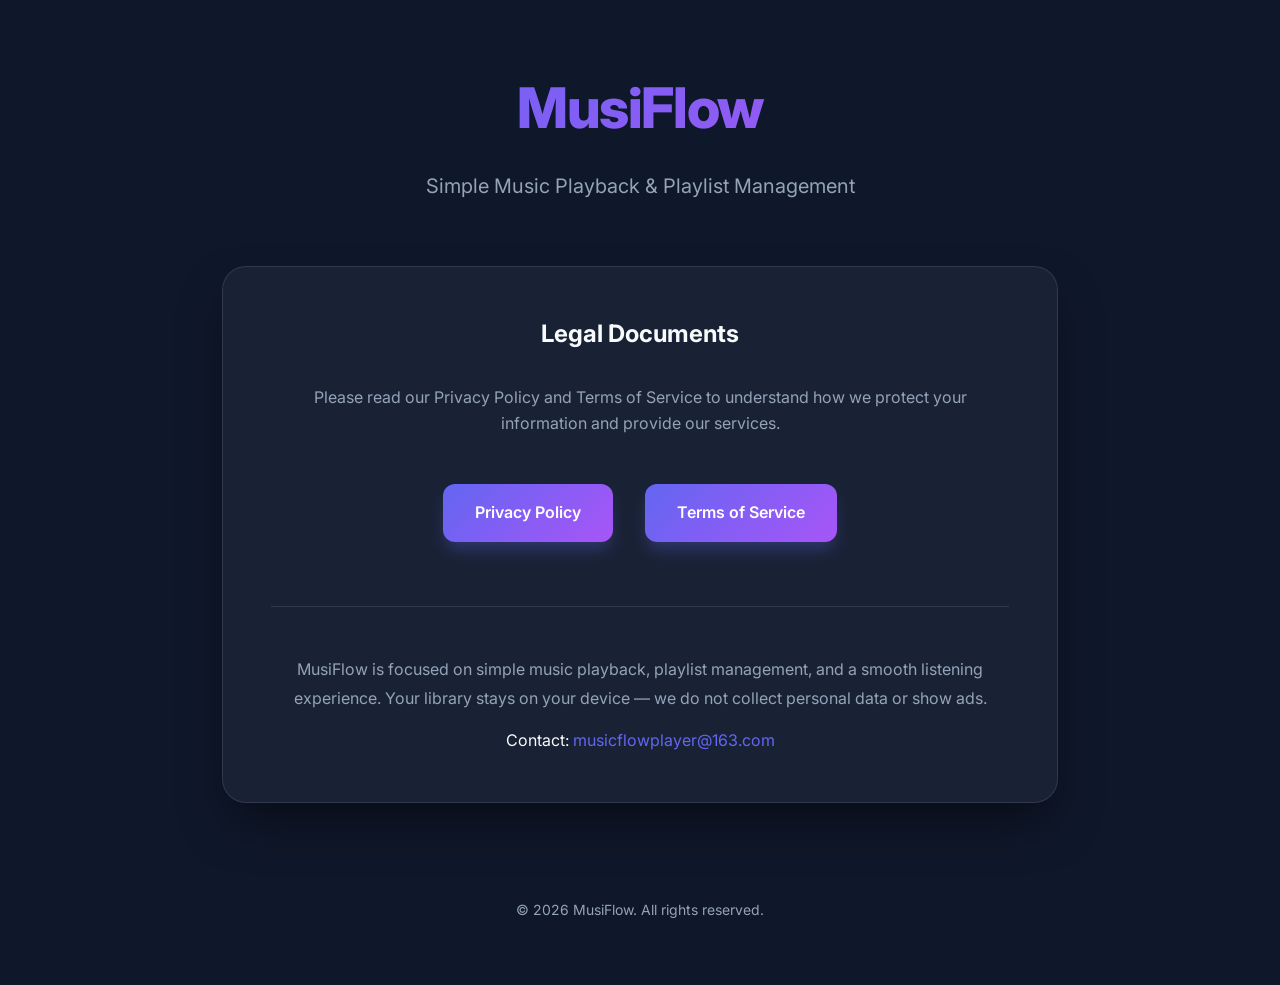
<file: index.html>
<!DOCTYPE html>
<html lang="en">

<head>
    <meta charset="UTF-8">
    <meta name="viewport" content="width=device-width, initial-scale=1.0">
    <title>MusiFlow - Legal Documents</title>
    <meta name="description" content="Privacy Policy and Terms of Service for the MusiFlow app.">
    <link rel="stylesheet" href="style.css">
    <link rel="preconnect" href="https://fonts.googleapis.com">
    <link rel="preconnect" href="https://fonts.gstatic.com" crossorigin>
    <link href="https://fonts.googleapis.com/css2?family=Inter:wght@400;600;800&display=swap" rel="stylesheet">
</head>

<body>
    <div class="container">
        <header>
            <h1>MusiFlow</h1>
            <p class="subtitle">Simple Music Playback & Playlist Management</p>
        </header>

        <main class="content-card">
            <div style="text-align: center;">
                <h2 style="margin-bottom: 2rem;">Legal Documents</h2>

                <p style="margin-bottom: 3rem; color: var(--text-secondary);">Please read our Privacy Policy and Terms
                    of Service to understand how we protect your information and provide our services.</p>

                <div class="nav-links">
                    <a href="privacy.html" class="btn btn-primary">Privacy Policy</a>
                    <a href="terms.html" class="btn btn-primary">Terms of Service</a>
                </div>

                <div style="margin-top: 4rem; padding-top: 3rem; border-top: 1px solid var(--glass-border);">
                    <p style="margin-bottom: 1rem; color: var(--text-secondary); line-height: 1.8;">
                        MusiFlow is focused on simple music playback, playlist management, and a smooth listening
                        experience. Your library stays on your device — we do not collect personal data or show ads.
                    </p>
                    <p style="color: var(--text-primary);">
                        Contact: <a href="mailto:musicflowplayer@163.com" style="color: var(--primary-color); text-decoration: none;">musicflowplayer@163.com</a>
                    </p>
                </div>
            </div>
        </main>

        <footer>
            <p>&copy; 2026 MusiFlow. All rights reserved.</p>
        </footer>
    </div>
</body>

</html>
</file>
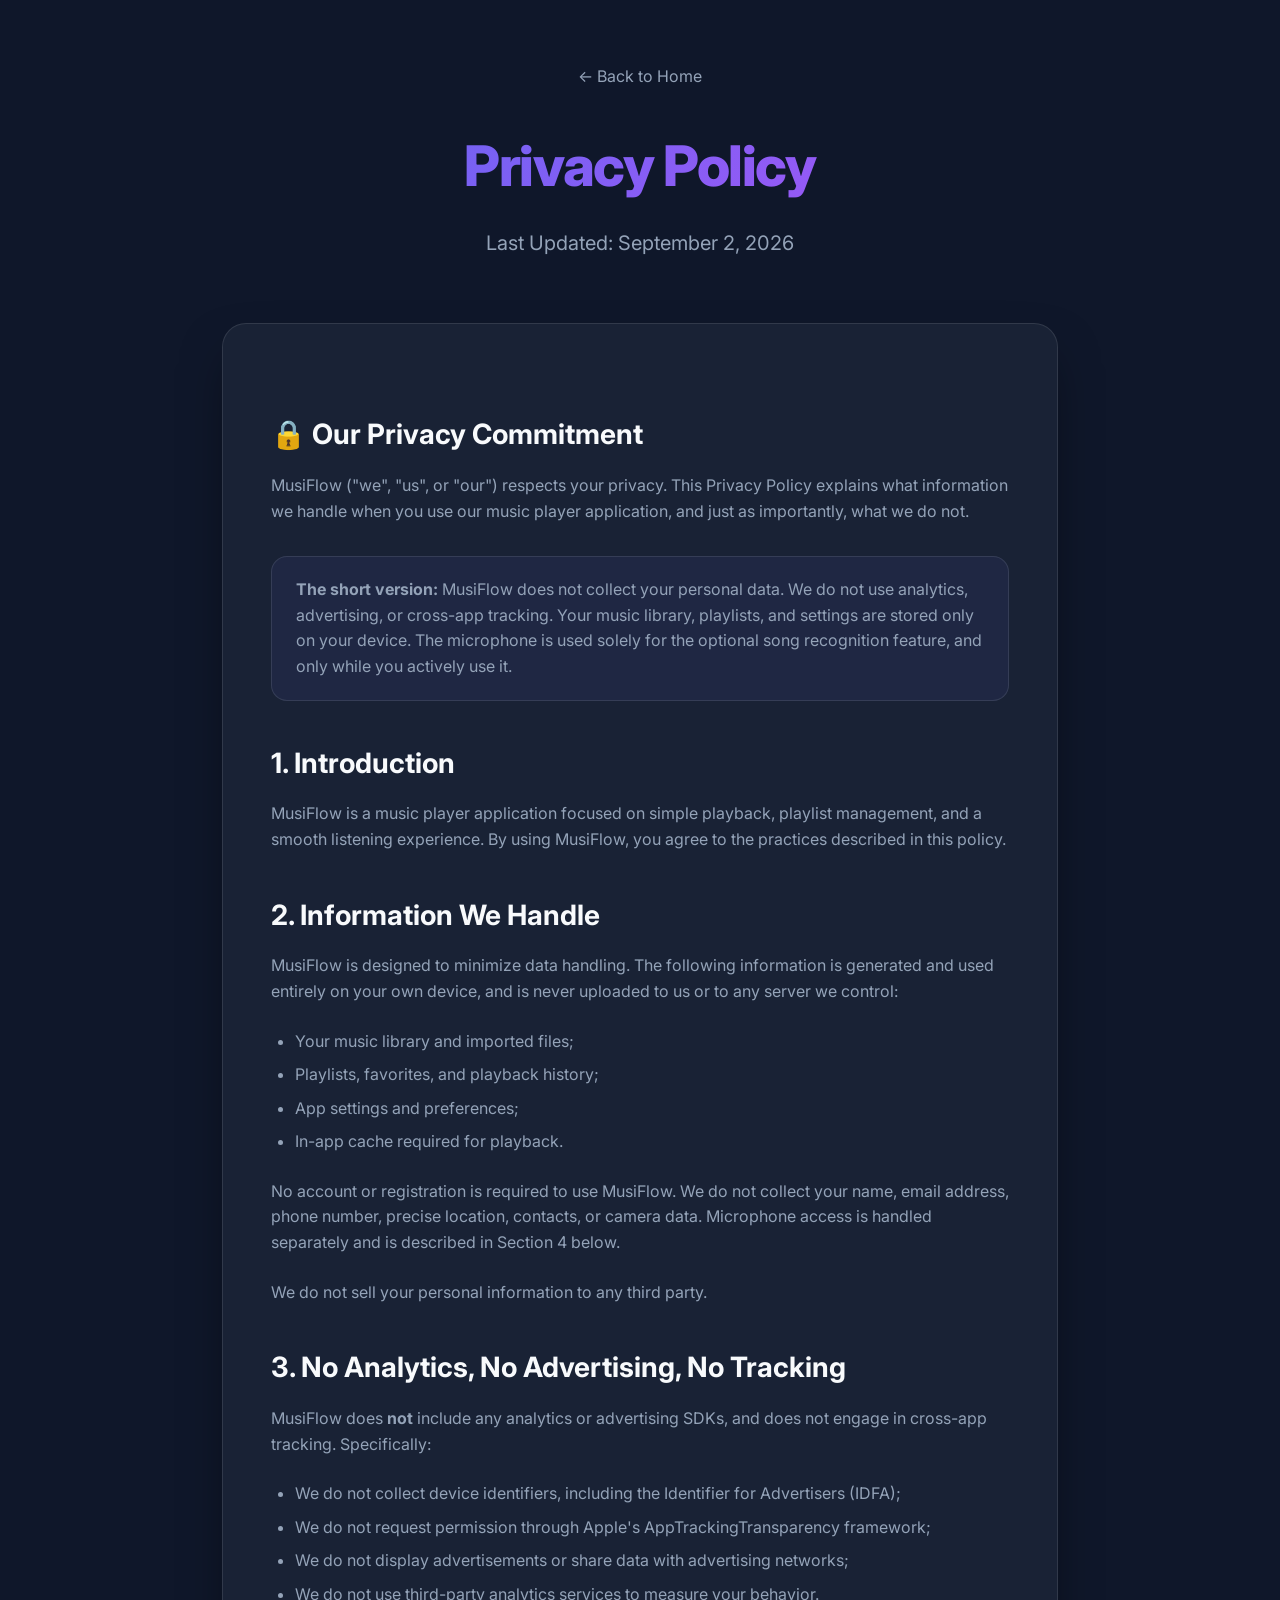
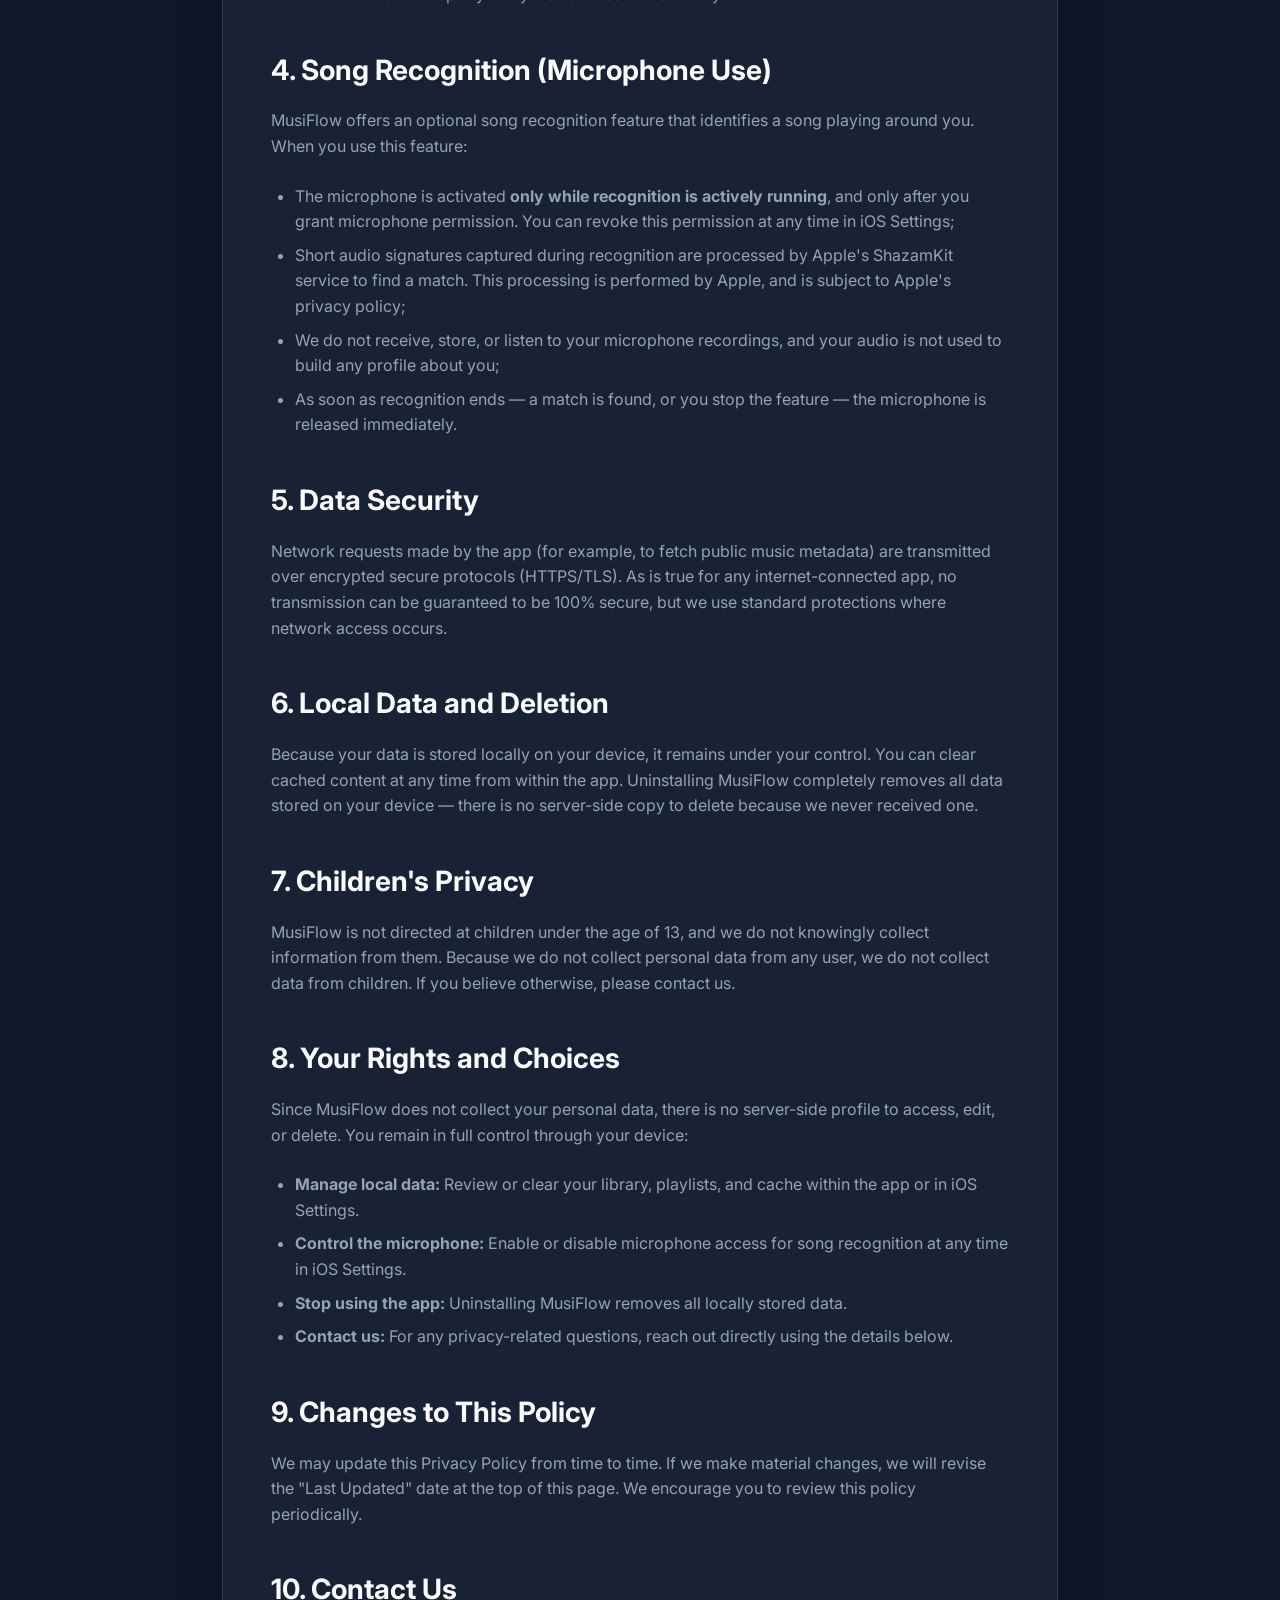
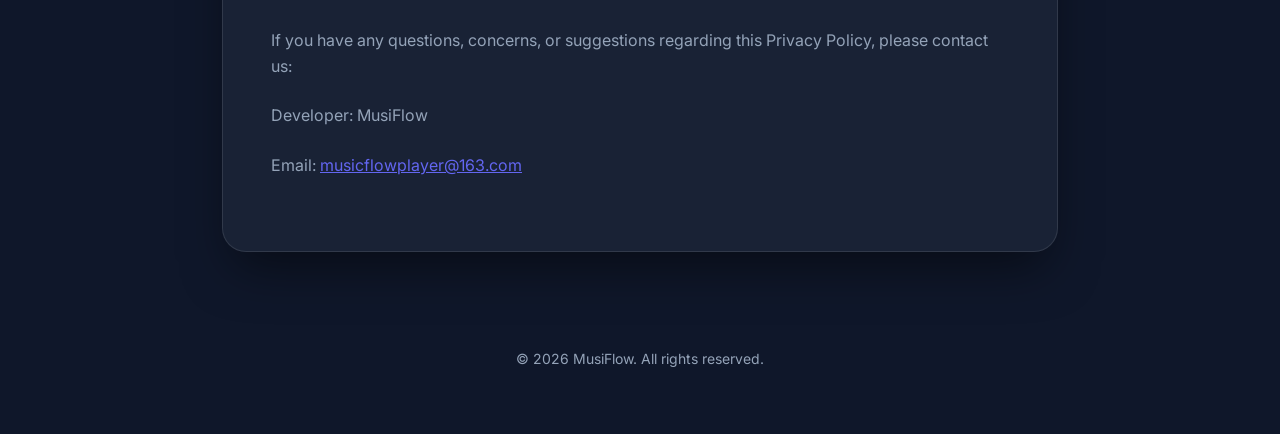
<file: privacy.html>
<!DOCTYPE html>
<html lang="en">

<head>
    <meta charset="UTF-8">
    <meta name="viewport" content="width=device-width, initial-scale=1.0">
    <title>Privacy Policy - MusiFlow</title>
    <link rel="stylesheet" href="style.css">
    <link rel="preconnect" href="https://fonts.googleapis.com">
    <link rel="preconnect" href="https://fonts.gstatic.com" crossorigin>
    <link href="https://fonts.googleapis.com/css2?family=Inter:wght@400;600;800&display=swap" rel="stylesheet">
</head>

<body>
    <div class="container">
        <header>
            <a href="index.html"
                style="text-decoration: none; color: var(--text-secondary); margin-bottom: 2rem; display: inline-block;">←
                Back to Home</a>
            <h1>Privacy Policy</h1>
            <p class="subtitle">Last Updated: September 2, 2026</p>
        </header>

        <main class="content-card policy-content">
            <section>
                <h2>🔒 Our Privacy Commitment</h2>
                <p>MusiFlow ("we", "us", or "our") respects your privacy. This Privacy Policy explains what
                    information we handle when you use our music player application, and just as importantly, what we do not.</p>
            </section>

            <div class="notice-box">
                <p><strong>The short version:</strong> MusiFlow does not collect your personal data. We do not use
                    analytics, advertising, or cross-app tracking. Your music library, playlists, and settings are stored
                    only on your device. The microphone is used solely for the optional song recognition feature, and
                    only while you actively use it.</p>
            </div>

            <section>
                <h2>1. Introduction</h2>
                <p>MusiFlow is a music player application focused on simple playback, playlist management, and a smooth
                    listening experience. By using MusiFlow, you agree to the practices described in this policy.</p>
            </section>

            <section>
                <h2>2. Information We Handle</h2>
                <p>MusiFlow is designed to minimize data handling. The following information is generated and used
                    entirely on your own device, and is never uploaded to us or to any server we control:</p>
                <ul>
                    <li>Your music library and imported files;</li>
                    <li>Playlists, favorites, and playback history;</li>
                    <li>App settings and preferences;</li>
                    <li>In-app cache required for playback.</li>
                </ul>
                <p>No account or registration is required to use MusiFlow. We do not collect your name, email address,
                    phone number, precise location, contacts, or camera data. Microphone access is handled separately
                    and is described in Section 4 below.</p>
                <p>We do not sell your personal information to any third party.</p>
            </section>

            <section>
                <h2>3. No Analytics, No Advertising, No Tracking</h2>
                <p>MusiFlow does <strong>not</strong> include any analytics or advertising SDKs, and does not engage in
                    cross-app tracking. Specifically:</p>
                <ul>
                    <li>We do not collect device identifiers, including the Identifier for Advertisers (IDFA);</li>
                    <li>We do not request permission through Apple's AppTrackingTransparency framework;</li>
                    <li>We do not display advertisements or share data with advertising networks;</li>
                    <li>We do not use third-party analytics services to measure your behavior.</li>
                </ul>
            </section>

            <section>
                <h2>4. Song Recognition (Microphone Use)</h2>
                <p>MusiFlow offers an optional song recognition feature that identifies a song playing around you. When
                    you use this feature:</p>
                <ul>
                    <li>The microphone is activated <strong>only while recognition is actively running</strong>, and
                        only after you grant microphone permission. You can revoke this permission at any time in iOS
                        Settings;</li>
                    <li>Short audio signatures captured during recognition are processed by Apple's ShazamKit service
                        to find a match. This processing is performed by Apple, and is subject to Apple's privacy
                        policy;</li>
                    <li>We do not receive, store, or listen to your microphone recordings, and your audio is not used
                        to build any profile about you;</li>
                    <li>As soon as recognition ends — a match is found, or you stop the feature — the microphone is
                        released immediately.</li>
                </ul>
            </section>

            <section>
                <h2>5. Data Security</h2>
                <p>Network requests made by the app (for example, to fetch public music metadata) are transmitted over
                    encrypted secure protocols (HTTPS/TLS). As is true for any internet-connected app, no transmission
                    can be guaranteed to be 100% secure, but we use standard protections where network access occurs.</p>
            </section>

            <section>
                <h2>6. Local Data and Deletion</h2>
                <p>Because your data is stored locally on your device, it remains under your control. You can clear
                    cached content at any time from within the app. Uninstalling MusiFlow completely removes all data
                    stored on your device — there is no server-side copy to delete because we never received one.</p>
            </section>

            <section>
                <h2>7. Children's Privacy</h2>
                <p>MusiFlow is not directed at children under the age of 13, and we do not knowingly collect information
                    from them. Because we do not collect personal data from any user, we do not collect data from
                    children. If you believe otherwise, please contact us.</p>
            </section>

            <section>
                <h2>8. Your Rights and Choices</h2>
                <p>Since MusiFlow does not collect your personal data, there is no server-side profile to access, edit,
                    or delete. You remain in full control through your device:</p>
                <ul>
                    <li><strong>Manage local data:</strong> Review or clear your library, playlists, and cache within the
                        app or in iOS Settings.</li>
                    <li><strong>Control the microphone:</strong> Enable or disable microphone access for song
                        recognition at any time in iOS Settings.</li>
                    <li><strong>Stop using the app:</strong> Uninstalling MusiFlow removes all locally stored data.</li>
                    <li><strong>Contact us:</strong> For any privacy-related questions, reach out directly using the
                        details below.</li>
                </ul>
            </section>

            <section>
                <h2>9. Changes to This Policy</h2>
                <p>We may update this Privacy Policy from time to time. If we make material changes, we will revise the
                    "Last Updated" date at the top of this page. We encourage you to review this policy periodically.</p>
            </section>

            <section>
                <h2>10. Contact Us</h2>
                <p>If you have any questions, concerns, or suggestions regarding this Privacy Policy, please contact us:
                </p>
                <p>Developer: MusiFlow</p>
                <p>Email: <a href="mailto:musicflowplayer@163.com" style="color: var(--primary-color);">musicflowplayer@163.com</a></p>
            </section>
        </main>

        <footer>
            <p>&copy; 2026 MusiFlow. All rights reserved.</p>
        </footer>
    </div>
</body>

</html>
</file>
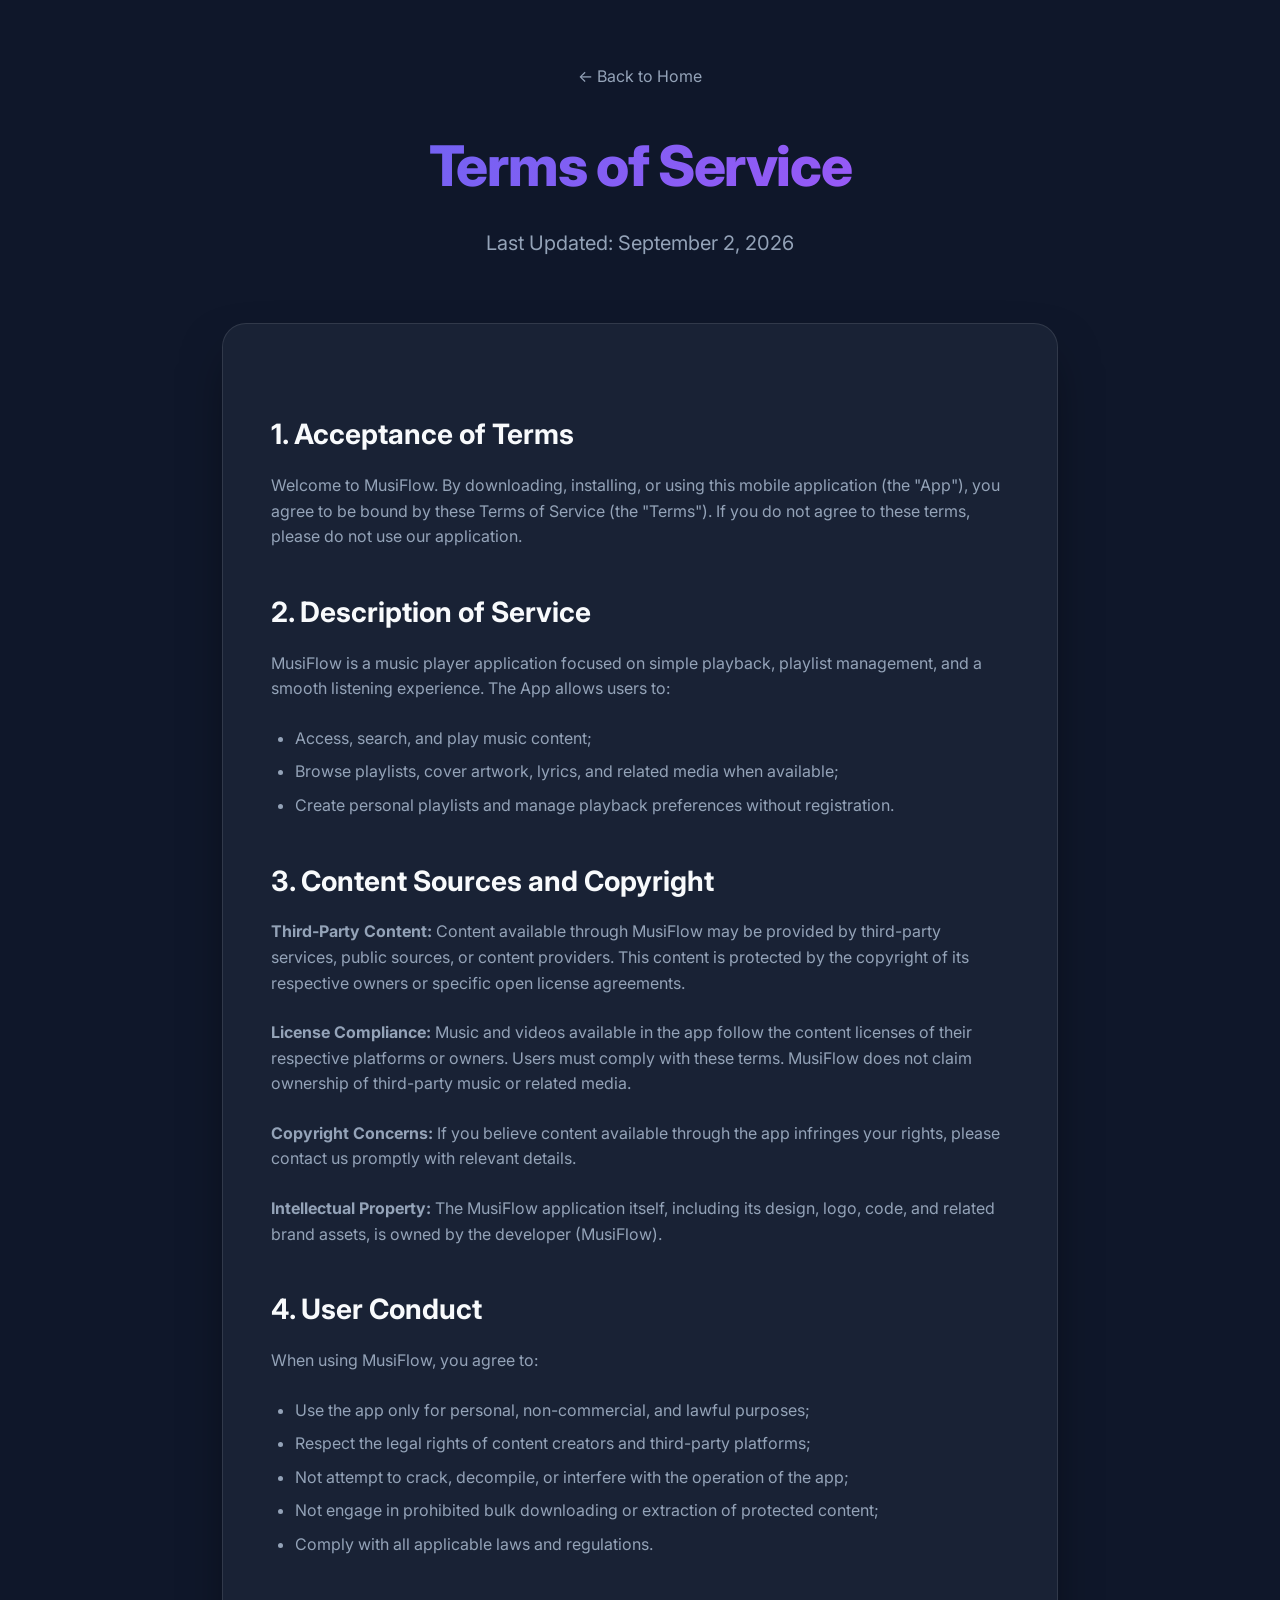
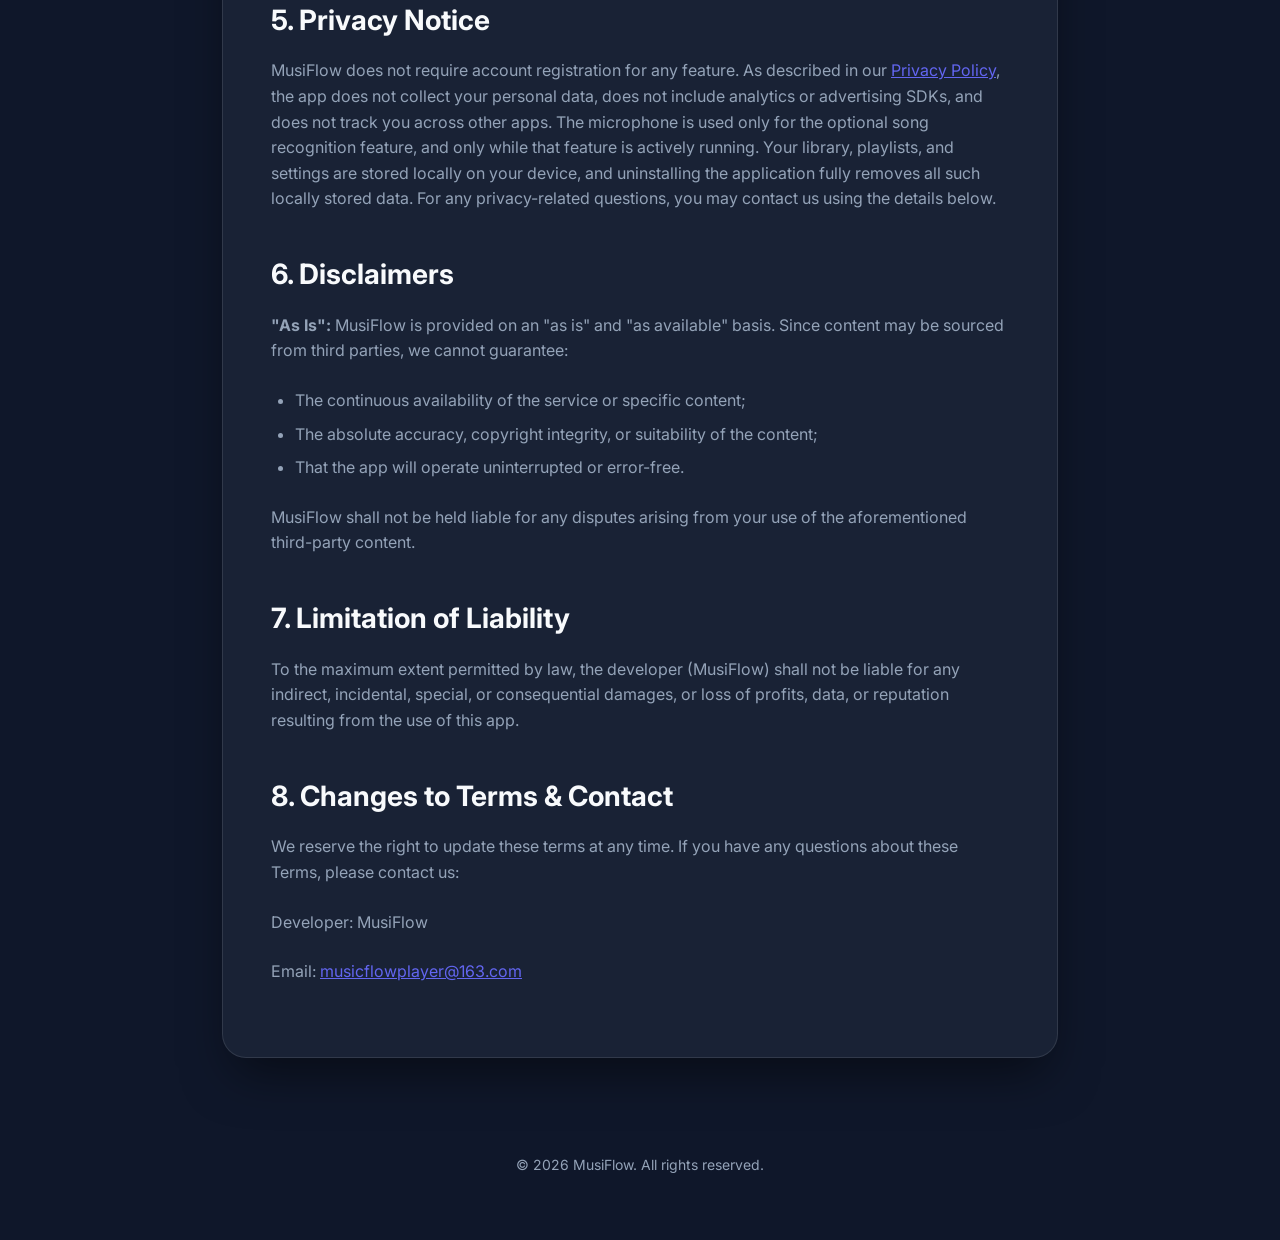
<file: terms.html>
<!DOCTYPE html>
<html lang="en">

<head>
    <meta charset="UTF-8">
    <meta name="viewport" content="width=device-width, initial-scale=1.0">
    <title>Terms of Service - MusiFlow</title>
    <link rel="stylesheet" href="style.css">
    <link rel="preconnect" href="https://fonts.googleapis.com">
    <link rel="preconnect" href="https://fonts.gstatic.com" crossorigin>
    <link href="https://fonts.googleapis.com/css2?family=Inter:wght@400;600;800&display=swap" rel="stylesheet">
</head>

<body>
    <div class="container">
        <header>
            <a href="index.html"
                style="text-decoration: none; color: var(--text-secondary); margin-bottom: 2rem; display: inline-block;">←
                Back to Home</a>
            <h1>Terms of Service</h1>
            <p class="subtitle">Last Updated: September 2, 2026</p>
        </header>

        <main class="content-card policy-content">
            <section>
                <h2>1. Acceptance of Terms</h2>
                <p>Welcome to MusiFlow. By downloading, installing, or using this mobile application (the "App"), you
                    agree to be bound by these Terms of Service (the "Terms"). If you do not agree to these terms,
                    please do not use our application.</p>
            </section>

            <section>
                <h2>2. Description of Service</h2>
                <p>MusiFlow is a music player application focused on simple playback, playlist management, and a smooth
                    listening experience. The App allows users to:</p>
                <ul>
                    <li>Access, search, and play music content;</li>
                    <li>Browse playlists, cover artwork, lyrics, and related media when available;</li>
                    <li>Create personal playlists and manage playback preferences without registration.</li>
                </ul>
            </section>

            <section>
                <h2>3. Content Sources and Copyright</h2>
                <p><strong>Third-Party Content:</strong> Content available through MusiFlow may be provided by
                    third-party services, public sources, or content providers. This content is protected by the
                    copyright of its respective owners or specific open license agreements.</p>
                <p><strong>License Compliance:</strong> Music and videos available in the app follow the content licenses
                    of their respective platforms or owners. Users must comply with these terms. MusiFlow does not claim
                    ownership of third-party music or related media.</p>
                <p><strong>Copyright Concerns:</strong> If you believe content available through the app infringes your
                    rights, please contact us promptly with relevant details.</p>
                <p><strong>Intellectual Property:</strong> The MusiFlow application itself, including its design, logo,
                    code, and related brand assets, is owned by the developer (MusiFlow).</p>
            </section>

            <section>
                <h2>4. User Conduct</h2>
                <p>When using MusiFlow, you agree to:</p>
                <ul>
                    <li>Use the app only for personal, non-commercial, and lawful purposes;</li>
                    <li>Respect the legal rights of content creators and third-party platforms;</li>
                    <li>Not attempt to crack, decompile, or interfere with the operation of the app;</li>
                    <li>Not engage in prohibited bulk downloading or extraction of protected content;</li>
                    <li>Comply with all applicable laws and regulations.</li>
                </ul>
            </section>

            <section>
                <h2>5. Privacy Notice</h2>
                <p>MusiFlow does not require account registration for any feature. As described in our
                    <a href="privacy.html" style="color: var(--primary-color);">Privacy Policy</a>, the app does not
                    collect your personal data, does not include analytics or advertising SDKs, and does not track you
                    across other apps. The microphone is used only for the optional song recognition feature, and only
                    while that feature is actively running. Your library, playlists, and settings are stored locally on
                    your device, and
                    uninstalling the application fully removes all such locally stored data. For any privacy-related
                    questions, you may contact us using the details below.</p>
            </section>

            <section>
                <h2>6. Disclaimers</h2>
                <p><strong>"As Is":</strong> MusiFlow is provided on an "as is" and "as available" basis. Since content
                    may be sourced from third parties, we cannot guarantee:</p>
                <ul>
                    <li>The continuous availability of the service or specific content;</li>
                    <li>The absolute accuracy, copyright integrity, or suitability of the content;</li>
                    <li>That the app will operate uninterrupted or error-free.</li>
                </ul>
                <p>MusiFlow shall not be held liable for any disputes arising from your use of the aforementioned
                    third-party content.</p>
            </section>

            <section>
                <h2>7. Limitation of Liability</h2>
                <p>To the maximum extent permitted by law, the developer (MusiFlow) shall not be liable for any
                    indirect, incidental, special, or consequential damages, or loss of profits, data, or reputation
                    resulting from the use of this app.</p>
            </section>

            <section>
                <h2>8. Changes to Terms &amp; Contact</h2>
                <p>We reserve the right to update these terms at any time. If you have any questions about these Terms,
                    please contact us:</p>
                <p>Developer: MusiFlow</p>
                <p>Email: <a href="mailto:musicflowplayer@163.com" style="color: var(--primary-color);">musicflowplayer@163.com</a></p>
            </section>
        </main>

        <footer>
            <p>&copy; 2026 MusiFlow. All rights reserved.</p>
        </footer>
    </div>
</body>

</html>
</file>
<file: style.css>
:root {
    --primary-color: #6366f1;
    --primary-hover: #4f46e5;
    --bg-color: #0f172a;
    --card-bg: #1e293b;
    --text-primary: #f8fafc;
    --text-secondary: #94a3b8;
    --accent-gradient: linear-gradient(135deg, #6366f1 0%, #a855f7 100%);
    --glass-bg: rgba(30, 41, 59, 0.7);
    --glass-border: rgba(255, 255, 255, 0.1);
}

* {
    margin: 0;
    padding: 0;
    box-sizing: border-box;
}

body {
    font-family: 'Inter', -apple-system, BlinkMacSystemFont, "Segoe UI", Roboto, sans-serif;
    background-color: var(--bg-color);
    color: var(--text-primary);
    line-height: 1.6;
    overflow-x: hidden;
}

.container {
    max-width: 900px;
    margin: 0 auto;
    padding: 4rem 2rem;
}

header {
    text-align: center;
    margin-bottom: 4rem;
    animation: fadeInDown 0.8s ease-out;
}

h1 {
    font-size: 3.5rem;
    font-weight: 800;
    background: var(--accent-gradient);
    -webkit-background-clip: text;
    -webkit-text-fill-color: transparent;
    margin-bottom: 1rem;
    letter-spacing: -0.025em;
}

.subtitle {
    font-size: 1.25rem;
    color: var(--text-secondary);
}

.content-card {
    background: var(--glass-bg);
    backdrop-filter: blur(12px);
    border: 1px solid var(--glass-border);
    border-radius: 24px;
    padding: 3rem;
    box-shadow: 0 25px 50px -12px rgba(0, 0, 0, 0.5);
    transition: transform 0.3s ease;
}

.content-card:hover {
    transform: translateY(-5px);
}

.nav-links {
    display: flex;
    flex-wrap: wrap;
    gap: 2rem;
    justify-content: center;
    margin-top: 3rem;
}

.btn {
    display: inline-block;
    padding: 1rem 2rem;
    border-radius: 12px;
    text-decoration: none;
    font-weight: 600;
    transition: all 0.3s cubic-bezier(0.4, 0, 0.2, 1);
}

.btn-primary {
    background: var(--accent-gradient);
    color: white;
    box-shadow: 0 10px 15px -3px rgba(99, 102, 241, 0.3);
}

.btn-primary:hover {
    transform: scale(1.05);
    box-shadow: 0 20px 25px -5px rgba(99, 102, 241, 0.4);
}

.policy-content h2 {
    margin: 2.5rem 0 1rem;
    color: var(--text-primary);
    font-size: 1.75rem;
}

.policy-content p {
    margin-bottom: 1.5rem;
    color: var(--text-secondary);
}

.policy-content ul {
    margin-bottom: 1.5rem;
    padding-left: 1.5rem;
    color: var(--text-secondary);
}

.policy-content li {
    margin-bottom: 0.5rem;
}

.inline-link {
    color: var(--primary-color);
    text-decoration: none;
}

.notice-box {
    margin: 2rem 0;
    padding: 1.25rem 1.5rem;
    border: 1px solid var(--glass-border);
    border-radius: 16px;
    background: rgba(99, 102, 241, 0.08);
}

.notice-box p:last-child {
    margin-bottom: 0;
}

footer {
    text-align: center;
    margin-top: 6rem;
    color: var(--text-secondary);
    font-size: 0.875rem;
}

@keyframes fadeInDown {
    from {
        opacity: 0;
        transform: translateY(-20px);
    }
    to {
        opacity: 1;
        transform: translateY(0);
    }
}

@media (max-width: 640px) {
    h1 { font-size: 2.5rem; }
    .content-card { padding: 1.5rem; }
    .nav-links { gap: 1rem; }
    .btn { width: 100%; }
}
</file>
